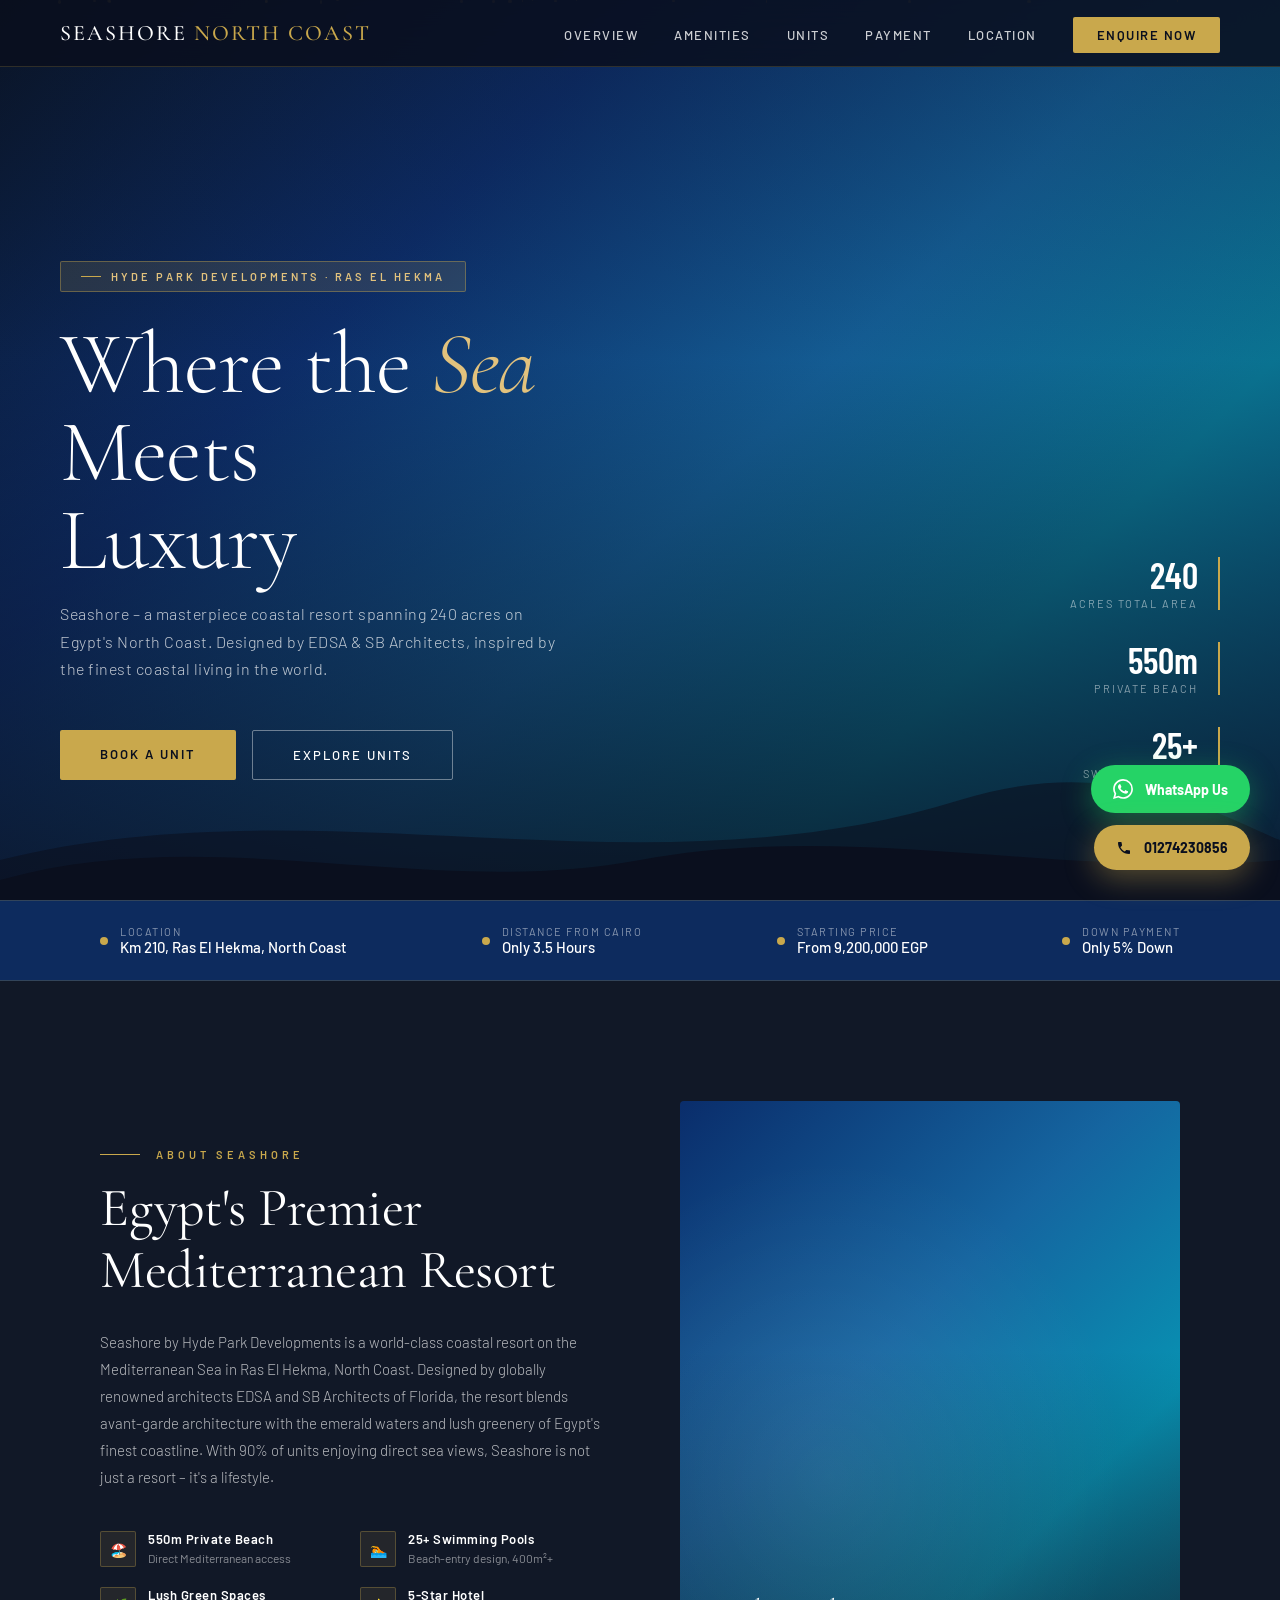
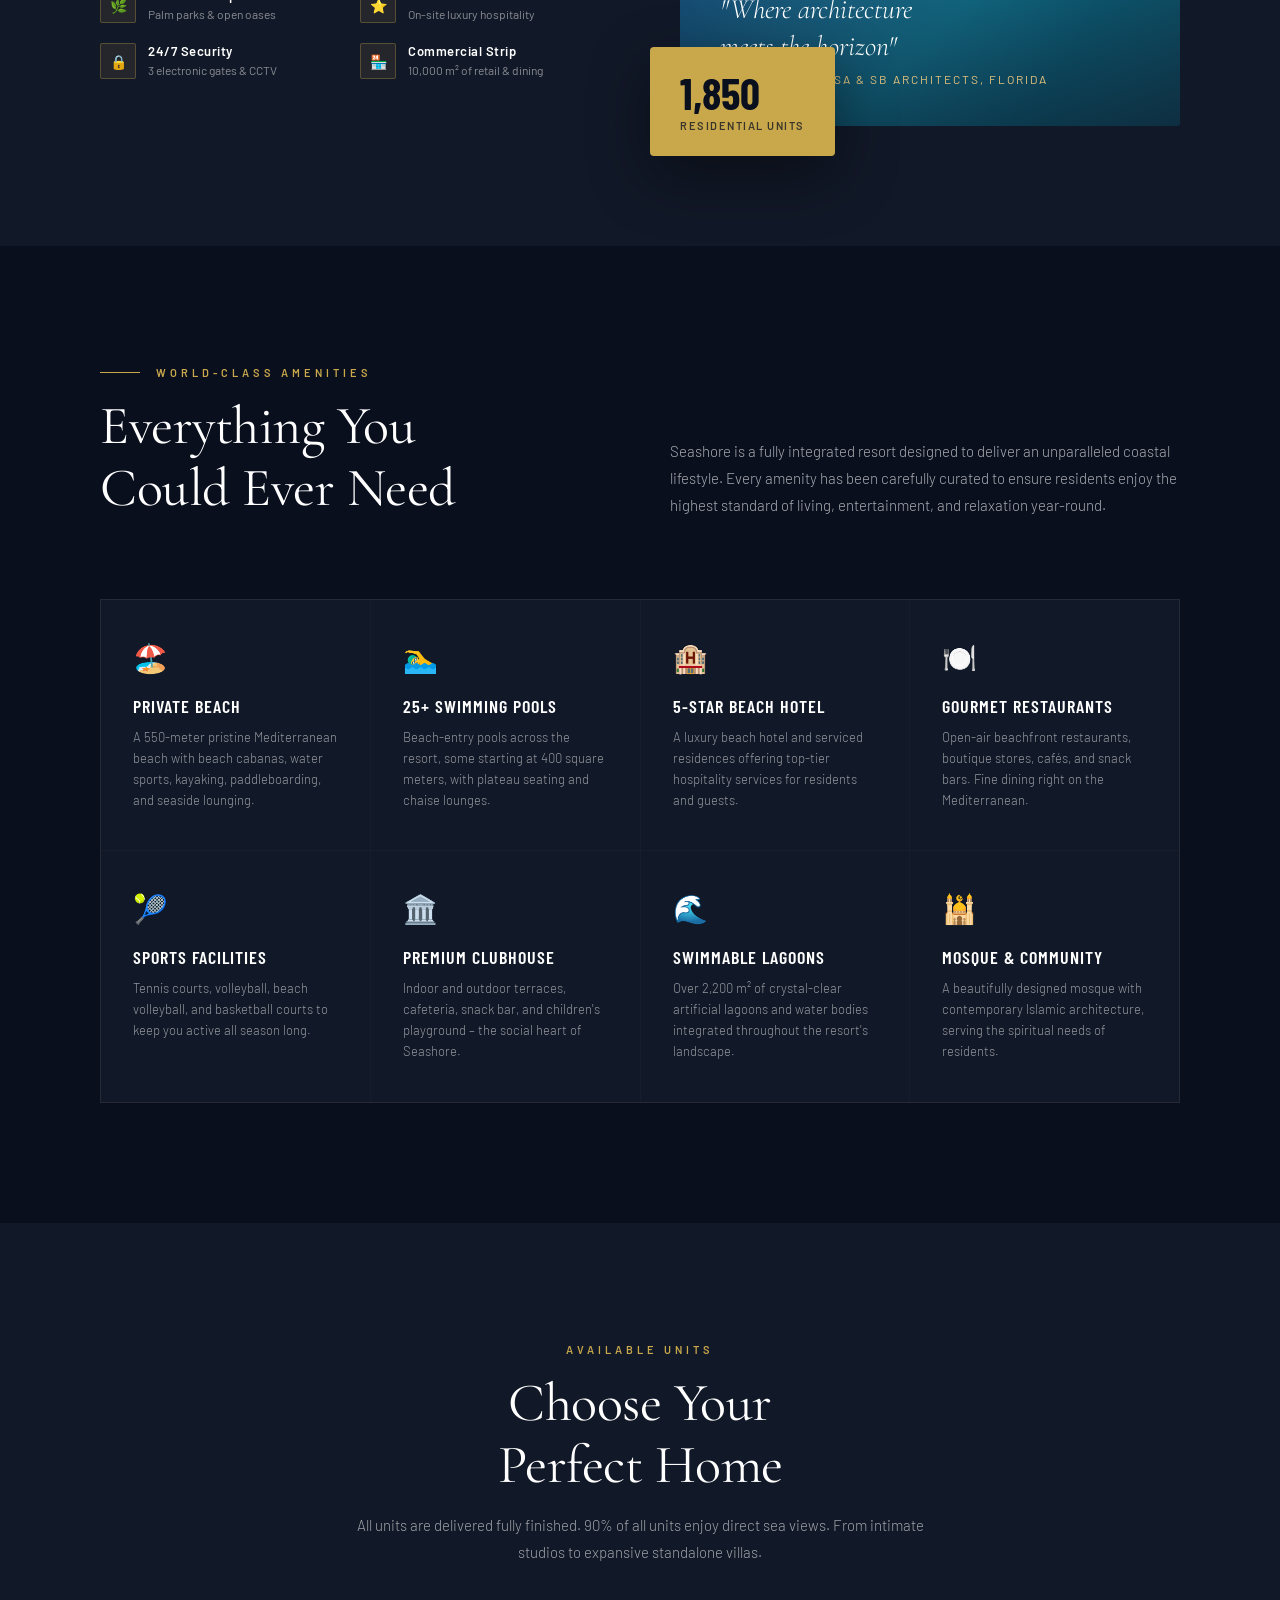
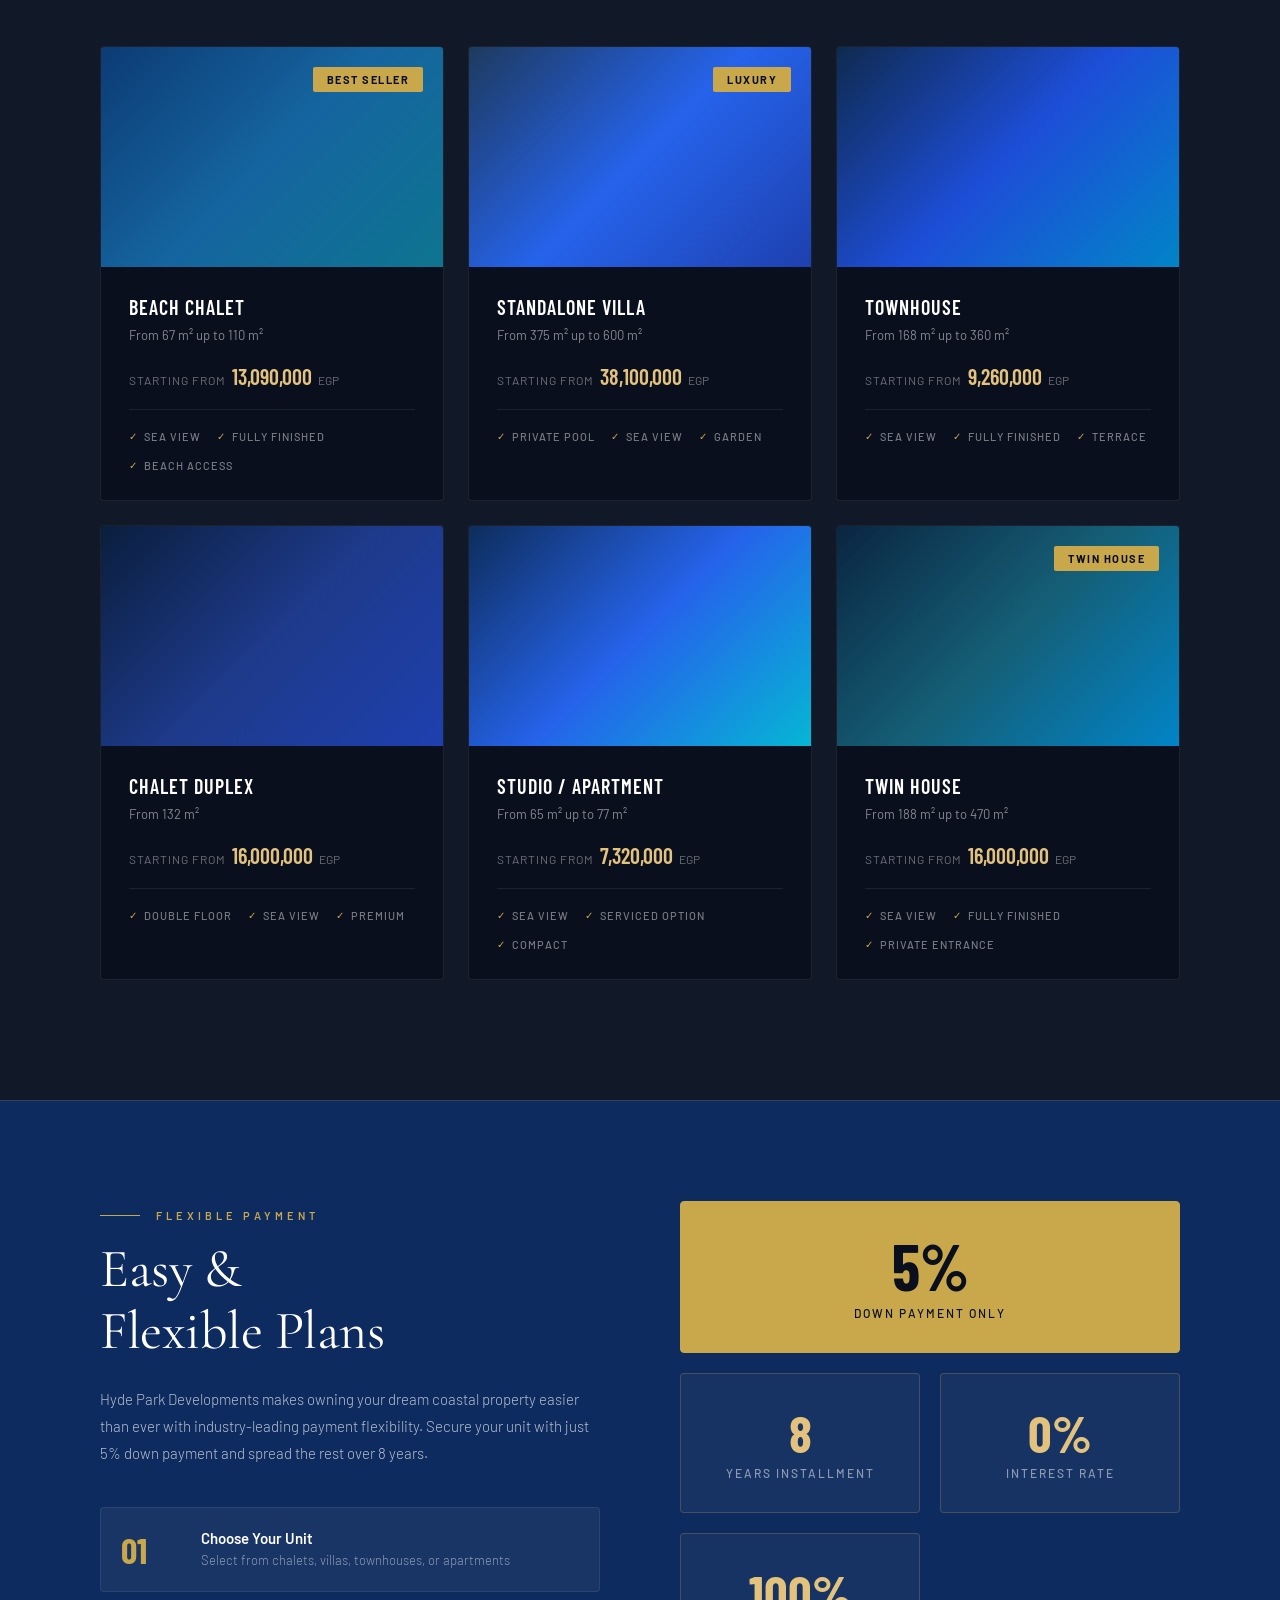
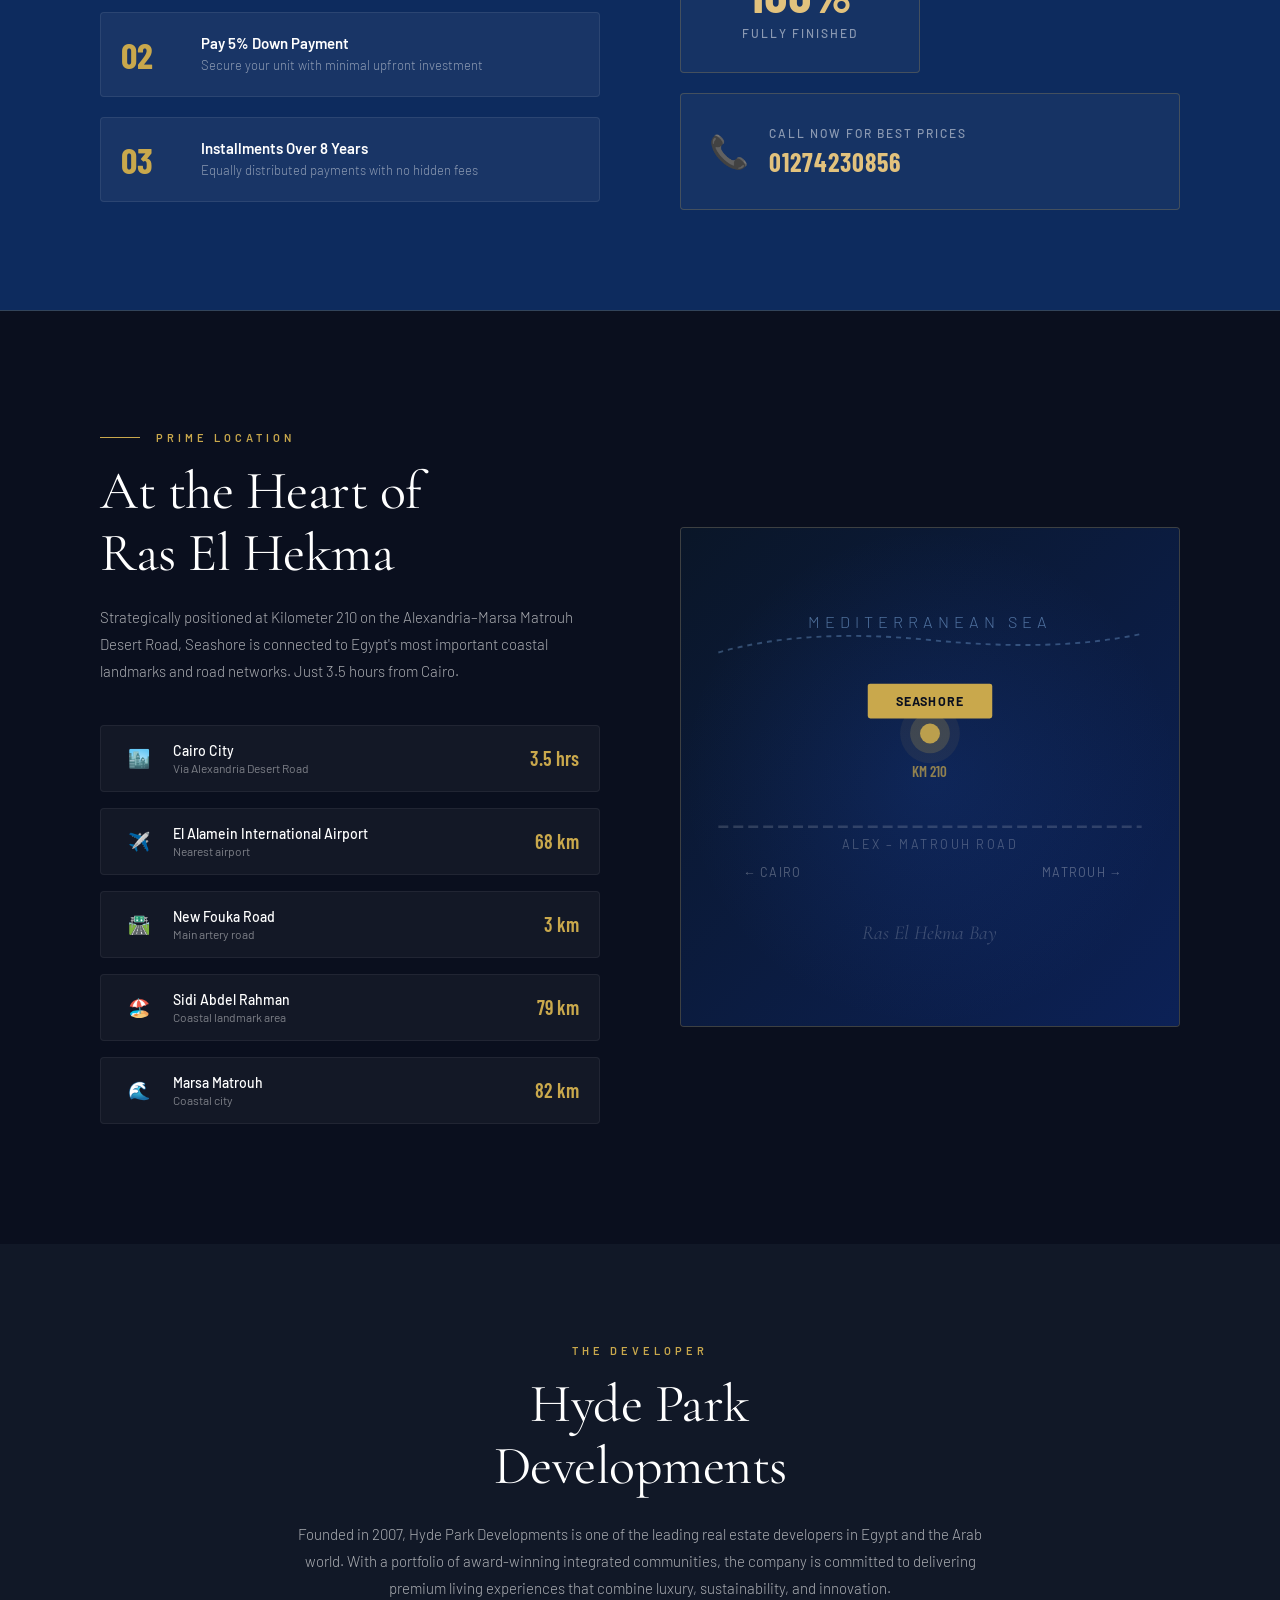
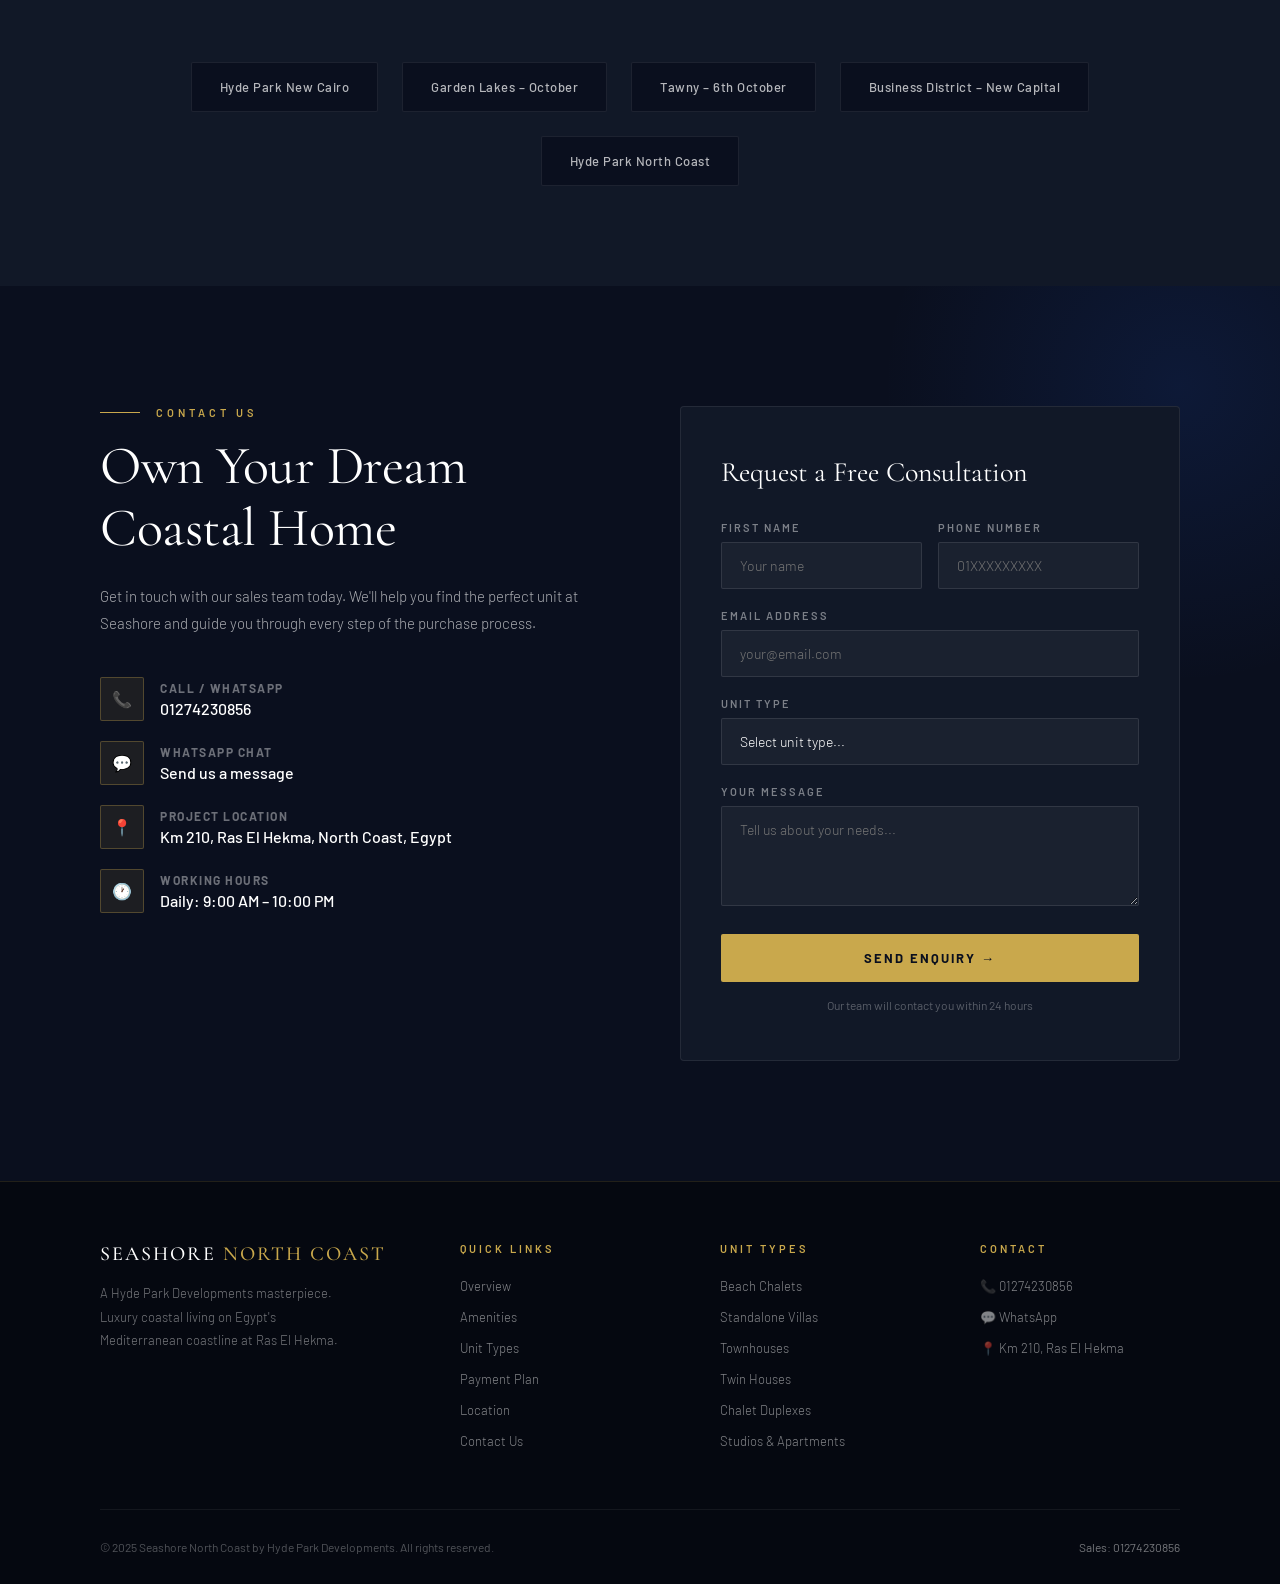
<file: seashore-hyde-park.html>
<html lang="en">
<head>
<meta charset="UTF-8">
<meta name="viewport" content="width=device-width, initial-scale=1.0">
<title>Seashore Hyde Park – North Coast | Ras El Hekma</title>
<meta name="description" content="Seashore by Hyde Park Developments – Luxury coastal resort in Ras El Hekma, North Coast Egypt. Chalets, villas, townhouses on 240 acres. Call 01274230856.">
<link href="https://fonts.googleapis.com/css2?family=Cormorant+Garamond:wght@300;400;500;600&family=Barlow:wght@300;400;500;600&family=Barlow+Condensed:wght@400;500;600;700&display=swap" rel="stylesheet">
<style>
  *, *::before, *::after { margin: 0; padding: 0; box-sizing: border-box; }

  :root {
    --navy: #0a0f1e;
    --navy-mid: #111827;
    --navy-light: #1a2540;
    --blue-deep: #0d2b5e;
    --blue-mid: #1e4fa8;
    --blue-accent: #2563eb;
    --blue-glow: #3b82f6;
    --gold: #c9a84c;
    --gold-light: #e2c27d;
    --white: #ffffff;
    --off-white: #f5f7fa;
    --gray-light: #e2e8f0;
    --gray: #94a3b8;
    --text-dark: #1e293b;
  }

  html { scroll-behavior: smooth; }

  body {
    font-family: 'Barlow', sans-serif;
    background: var(--navy);
    color: var(--white);
    overflow-x: hidden;
  }

  /* ===== NAVBAR ===== */
  nav {
    position: fixed;
    top: 0; left: 0; right: 0;
    z-index: 1000;
    padding: 20px 60px;
    display: flex;
    align-items: center;
    justify-content: space-between;
    background: rgba(10, 15, 30, 0.85);
    backdrop-filter: blur(20px);
    border-bottom: 1px solid rgba(201, 168, 76, 0.2);
    transition: all 0.3s ease;
  }

  .nav-logo {
    font-family: 'Cormorant Garamond', serif;
    font-size: 22px;
    font-weight: 500;
    letter-spacing: 2px;
    color: var(--white);
    text-decoration: none;
  }

  .nav-logo span { color: var(--gold); }

  .nav-links {
    display: flex;
    gap: 36px;
    list-style: none;
  }

  .nav-links a {
    color: rgba(255,255,255,0.8);
    text-decoration: none;
    font-size: 13px;
    font-weight: 500;
    letter-spacing: 1.5px;
    text-transform: uppercase;
    transition: color 0.3s;
  }

  .nav-links a:hover { color: var(--gold); }

  .nav-cta {
    background: var(--gold);
    color: var(--navy) !important;
    padding: 10px 24px;
    border-radius: 2px;
    font-weight: 600 !important;
    transition: background 0.3s !important;
  }

  .nav-cta:hover { background: var(--gold-light) !important; color: var(--navy) !important; }

  /* ===== HERO ===== */
  .hero {
    min-height: 100vh;
    position: relative;
    display: flex;
    align-items: flex-end;
    overflow: hidden;
  }

  .hero-bg {
    position: absolute;
    inset: 0;
    background:
      linear-gradient(to bottom, rgba(10,15,30,0.3) 0%, rgba(10,15,30,0.1) 40%, rgba(10,15,30,0.8) 100%),
      linear-gradient(135deg, #0a1628 0%, #0d3070 30%, #1565a0 55%, #0a7e9e 75%, #0a4f7e 100%);
    animation: heroShift 12s ease-in-out infinite alternate;
  }

  @keyframes heroShift {
    from { background-position: 0% 50%; }
    to { background-position: 100% 50%; }
  }

  .hero-waves {
    position: absolute;
    bottom: 0; left: 0; right: 0;
    height: 200px;
    overflow: hidden;
  }

  .hero-waves svg { width: 100%; height: 100%; }

  /* Floating particles */
  .particles {
    position: absolute;
    inset: 0;
    pointer-events: none;
  }

  .particle {
    position: absolute;
    width: 2px;
    height: 2px;
    background: rgba(201, 168, 76, 0.6);
    border-radius: 50%;
    animation: float linear infinite;
  }

  @keyframes float {
    0% { transform: translateY(100vh) scale(0); opacity: 0; }
    10% { opacity: 1; }
    90% { opacity: 0.6; }
    100% { transform: translateY(-100px) scale(1.5); opacity: 0; }
  }

  .hero-content {
    position: relative;
    z-index: 2;
    padding: 0 60px 120px;
    max-width: 800px;
  }

  .hero-badge {
    display: inline-flex;
    align-items: center;
    gap: 10px;
    background: rgba(201, 168, 76, 0.15);
    border: 1px solid rgba(201, 168, 76, 0.4);
    padding: 8px 20px;
    border-radius: 2px;
    font-size: 11px;
    font-weight: 600;
    letter-spacing: 3px;
    text-transform: uppercase;
    color: var(--gold-light);
    margin-bottom: 28px;
    animation: fadeUp 1s ease 0.2s both;
  }

  .hero-badge::before {
    content: '';
    width: 20px; height: 1px;
    background: var(--gold);
  }

  .hero h1 {
    font-family: 'Cormorant Garamond', serif;
    font-size: clamp(52px, 8vw, 88px);
    font-weight: 300;
    line-height: 1.0;
    letter-spacing: -1px;
    margin-bottom: 16px;
    animation: fadeUp 1s ease 0.4s both;
  }

  .hero h1 em {
    font-style: italic;
    color: var(--gold-light);
  }

  .hero-subtitle {
    font-size: 16px;
    font-weight: 300;
    color: rgba(255,255,255,0.75);
    letter-spacing: 0.5px;
    line-height: 1.7;
    max-width: 500px;
    margin-bottom: 48px;
    animation: fadeUp 1s ease 0.6s both;
  }

  .hero-actions {
    display: flex;
    gap: 16px;
    flex-wrap: wrap;
    animation: fadeUp 1s ease 0.8s both;
  }

  .btn-primary {
    background: var(--gold);
    color: var(--navy);
    padding: 16px 40px;
    border: none;
    border-radius: 2px;
    font-family: 'Barlow', sans-serif;
    font-size: 13px;
    font-weight: 600;
    letter-spacing: 2px;
    text-transform: uppercase;
    cursor: pointer;
    text-decoration: none;
    display: inline-block;
    transition: all 0.3s;
  }

  .btn-primary:hover {
    background: var(--gold-light);
    transform: translateY(-2px);
    box-shadow: 0 8px 30px rgba(201, 168, 76, 0.4);
  }

  .btn-outline {
    background: transparent;
    color: var(--white);
    padding: 16px 40px;
    border: 1px solid rgba(255,255,255,0.4);
    border-radius: 2px;
    font-family: 'Barlow', sans-serif;
    font-size: 13px;
    font-weight: 500;
    letter-spacing: 2px;
    text-transform: uppercase;
    cursor: pointer;
    text-decoration: none;
    display: inline-block;
    transition: all 0.3s;
  }

  .btn-outline:hover {
    border-color: var(--gold);
    color: var(--gold);
  }

  .hero-stats {
    position: absolute;
    right: 60px;
    bottom: 120px;
    z-index: 2;
    display: flex;
    flex-direction: column;
    gap: 32px;
    animation: fadeLeft 1s ease 1s both;
  }

  .hero-stat {
    text-align: right;
    border-right: 2px solid var(--gold);
    padding-right: 20px;
  }

  .hero-stat .num {
    font-family: 'Barlow Condensed', sans-serif;
    font-size: 36px;
    font-weight: 600;
    color: var(--white);
    line-height: 1;
  }

  .hero-stat .label {
    font-size: 11px;
    letter-spacing: 2px;
    text-transform: uppercase;
    color: rgba(255,255,255,0.5);
    margin-top: 4px;
  }

  @keyframes fadeUp {
    from { opacity: 0; transform: translateY(30px); }
    to { opacity: 1; transform: translateY(0); }
  }

  @keyframes fadeLeft {
    from { opacity: 0; transform: translateX(30px); }
    to { opacity: 1; transform: translateX(0); }
  }

  /* ===== SECTIONS GENERAL ===== */
  section { position: relative; }

  .section-inner {
    max-width: 1200px;
    margin: 0 auto;
    padding: 0 60px;
  }

  .section-tag {
    font-size: 11px;
    font-weight: 600;
    letter-spacing: 4px;
    text-transform: uppercase;
    color: var(--gold);
    margin-bottom: 16px;
    display: flex;
    align-items: center;
    gap: 16px;
  }

  .section-tag::before {
    content: '';
    display: block;
    width: 40px;
    height: 1px;
    background: var(--gold);
  }

  .section-title {
    font-family: 'Cormorant Garamond', serif;
    font-size: clamp(36px, 5vw, 54px);
    font-weight: 400;
    line-height: 1.15;
    letter-spacing: -0.5px;
  }

  /* ===== ABOUT / OVERVIEW ===== */
  .about {
    padding: 120px 0;
    background: var(--navy-mid);
  }

  .about-grid {
    display: grid;
    grid-template-columns: 1fr 1fr;
    gap: 80px;
    align-items: center;
  }

  .about-left .section-title {
    margin-bottom: 28px;
  }

  .about-text {
    font-size: 15px;
    font-weight: 300;
    line-height: 1.8;
    color: rgba(255,255,255,0.7);
    margin-bottom: 40px;
  }

  .about-features {
    display: grid;
    grid-template-columns: 1fr 1fr;
    gap: 20px;
  }

  .about-feature {
    display: flex;
    align-items: flex-start;
    gap: 12px;
  }

  .about-feature-icon {
    width: 36px;
    height: 36px;
    flex-shrink: 0;
    background: rgba(201, 168, 76, 0.1);
    border: 1px solid rgba(201, 168, 76, 0.3);
    border-radius: 2px;
    display: flex;
    align-items: center;
    justify-content: center;
    font-size: 14px;
  }

  .about-feature-text h4 {
    font-size: 13px;
    font-weight: 600;
    letter-spacing: 0.5px;
    margin-bottom: 4px;
  }

  .about-feature-text p {
    font-size: 12px;
    color: rgba(255,255,255,0.5);
  }

  .about-right {
    position: relative;
  }

  .about-visual {
    width: 100%;
    aspect-ratio: 4/5;
    background: linear-gradient(135deg, #0a2d6b 0%, #1565a0 40%, #0891b2 70%, #155e75 100%);
    border-radius: 4px;
    overflow: hidden;
    position: relative;
  }

  .about-visual-inner {
    position: absolute;
    inset: 0;
    background:
      radial-gradient(ellipse at 30% 60%, rgba(255,255,255,0.08) 0%, transparent 60%),
      linear-gradient(to bottom, transparent 40%, rgba(10,15,30,0.6) 100%);
    display: flex;
    flex-direction: column;
    justify-content: flex-end;
    padding: 40px;
  }

  .about-visual-label {
    font-family: 'Cormorant Garamond', serif;
    font-size: 28px;
    font-weight: 300;
    font-style: italic;
    color: var(--white);
    line-height: 1.3;
  }

  .about-visual-sub {
    font-size: 12px;
    letter-spacing: 2px;
    text-transform: uppercase;
    color: var(--gold-light);
    margin-top: 8px;
  }

  /* Floating card on visual */
  .about-card {
    position: absolute;
    bottom: -30px;
    left: -30px;
    background: var(--gold);
    color: var(--navy);
    padding: 24px 30px;
    border-radius: 4px;
    box-shadow: 0 20px 60px rgba(0,0,0,0.4);
  }

  .about-card .num {
    font-family: 'Barlow Condensed', sans-serif;
    font-size: 44px;
    font-weight: 700;
    line-height: 1;
  }

  .about-card .label {
    font-size: 11px;
    font-weight: 600;
    letter-spacing: 1.5px;
    text-transform: uppercase;
    margin-top: 4px;
    opacity: 0.75;
  }

  /* ===== LOCATION STRIP ===== */
  .location-strip {
    background: var(--blue-deep);
    padding: 24px 0;
    border-top: 1px solid rgba(201, 168, 76, 0.2);
    border-bottom: 1px solid rgba(201, 168, 76, 0.2);
  }

  .location-strip-inner {
    max-width: 1200px;
    margin: 0 auto;
    padding: 0 60px;
    display: flex;
    justify-content: space-between;
    align-items: center;
    gap: 20px;
    flex-wrap: wrap;
  }

  .loc-item {
    display: flex;
    align-items: center;
    gap: 12px;
  }

  .loc-dot {
    width: 8px; height: 8px;
    background: var(--gold);
    border-radius: 50%;
    flex-shrink: 0;
  }

  .loc-text span {
    display: block;
    font-size: 11px;
    letter-spacing: 1.5px;
    text-transform: uppercase;
    color: rgba(255,255,255,0.5);
  }

  .loc-text strong {
    font-size: 15px;
    font-weight: 500;
    color: var(--white);
  }

  /* ===== AMENITIES ===== */
  .amenities {
    padding: 120px 0;
    background: var(--navy);
  }

  .amenities-header {
    display: grid;
    grid-template-columns: 1fr 1fr;
    gap: 60px;
    align-items: end;
    margin-bottom: 80px;
  }

  .amenities-header-right p {
    font-size: 15px;
    font-weight: 300;
    line-height: 1.8;
    color: rgba(255,255,255,0.65);
  }

  .amenities-grid {
    display: grid;
    grid-template-columns: repeat(4, 1fr);
    gap: 1px;
    background: rgba(255,255,255,0.06);
    border: 1px solid rgba(255,255,255,0.06);
  }

  .amenity-card {
    background: var(--navy-mid);
    padding: 40px 32px;
    position: relative;
    overflow: hidden;
    transition: background 0.3s;
    cursor: default;
  }

  .amenity-card::after {
    content: '';
    position: absolute;
    bottom: 0; left: 0;
    width: 0; height: 2px;
    background: var(--gold);
    transition: width 0.4s ease;
  }

  .amenity-card:hover { background: var(--navy-light); }
  .amenity-card:hover::after { width: 100%; }

  .amenity-icon {
    font-size: 28px;
    margin-bottom: 20px;
    display: block;
  }

  .amenity-card h3 {
    font-family: 'Barlow Condensed', sans-serif;
    font-size: 18px;
    font-weight: 600;
    letter-spacing: 1px;
    text-transform: uppercase;
    margin-bottom: 10px;
  }

  .amenity-card p {
    font-size: 13px;
    font-weight: 300;
    line-height: 1.6;
    color: rgba(255,255,255,0.55);
  }

  /* ===== UNIT TYPES ===== */
  .units {
    padding: 120px 0;
    background: var(--navy-mid);
  }

  .units-header {
    text-align: center;
    margin-bottom: 80px;
  }

  .units-header .section-tag { justify-content: center; }
  .units-header .section-tag::before { display: none; }

  .units-grid {
    display: grid;
    grid-template-columns: repeat(3, 1fr);
    gap: 24px;
  }

  .unit-card {
    background: var(--navy);
    border: 1px solid rgba(255,255,255,0.08);
    border-radius: 4px;
    overflow: hidden;
    transition: transform 0.3s, box-shadow 0.3s;
  }

  .unit-card:hover {
    transform: translateY(-6px);
    box-shadow: 0 20px 60px rgba(0,0,0,0.4);
    border-color: rgba(201, 168, 76, 0.3);
  }

  .unit-card-visual {
    height: 220px;
    position: relative;
    overflow: hidden;
  }

  .unit-card-visual-bg {
    position: absolute;
    inset: 0;
    transition: transform 0.5s ease;
  }

  .unit-card:hover .unit-card-visual-bg { transform: scale(1.05); }

  .unit-card-visual-bg.chalet {
    background: linear-gradient(135deg, #0c3b75 0%, #1565a0 50%, #0e7490 100%);
  }

  .unit-card-visual-bg.villa {
    background: linear-gradient(135deg, #1e3a5f 0%, #2563eb 50%, #1e40af 100%);
  }

  .unit-card-visual-bg.townhouse {
    background: linear-gradient(135deg, #0f2a50 0%, #1d4ed8 50%, #0284c7 100%);
  }

  .unit-card-visual-bg.duplex {
    background: linear-gradient(135deg, #0a1e3d 0%, #1e3a8a 50%, #1e40af 100%);
  }

  .unit-card-visual-bg.studio {
    background: linear-gradient(135deg, #0e2d5c 0%, #2563eb 50%, #06b6d4 100%);
  }

  .unit-card-visual-bg.apt {
    background: linear-gradient(135deg, #0a2542 0%, #155e75 50%, #0284c7 100%);
  }

  .unit-badge {
    position: absolute;
    top: 20px; right: 20px;
    background: var(--gold);
    color: var(--navy);
    font-size: 11px;
    font-weight: 700;
    letter-spacing: 1.5px;
    text-transform: uppercase;
    padding: 6px 14px;
    border-radius: 2px;
  }

  .unit-card-body {
    padding: 28px;
  }

  .unit-card-body h3 {
    font-family: 'Barlow Condensed', sans-serif;
    font-size: 20px;
    font-weight: 600;
    letter-spacing: 1px;
    text-transform: uppercase;
    margin-bottom: 8px;
  }

  .unit-area {
    font-size: 13px;
    color: rgba(255,255,255,0.5);
    margin-bottom: 20px;
  }

  .unit-price {
    display: flex;
    align-items: baseline;
    gap: 6px;
    margin-bottom: 20px;
    padding-bottom: 20px;
    border-bottom: 1px solid rgba(255,255,255,0.08);
  }

  .unit-price-label {
    font-size: 12px;
    color: rgba(255,255,255,0.4);
    text-transform: uppercase;
    letter-spacing: 1px;
  }

  .unit-price-val {
    font-family: 'Barlow Condensed', sans-serif;
    font-size: 22px;
    font-weight: 600;
    color: var(--gold-light);
  }

  .unit-price-curr {
    font-size: 12px;
    color: rgba(255,255,255,0.4);
  }

  .unit-features {
    display: flex;
    gap: 16px;
    flex-wrap: wrap;
  }

  .unit-feat {
    font-size: 11px;
    font-weight: 500;
    letter-spacing: 1px;
    text-transform: uppercase;
    color: rgba(255,255,255,0.45);
    display: flex;
    align-items: center;
    gap: 6px;
  }

  .unit-feat::before {
    content: '✓';
    color: var(--gold);
    font-size: 10px;
  }

  /* ===== PAYMENT PLAN ===== */
  .payment {
    padding: 100px 0;
    background: var(--blue-deep);
    border-top: 1px solid rgba(201, 168, 76, 0.2);
    border-bottom: 1px solid rgba(201, 168, 76, 0.2);
  }

  .payment-grid {
    display: grid;
    grid-template-columns: 1fr 1fr;
    gap: 80px;
    align-items: center;
  }

  .payment-left .section-title { margin-bottom: 24px; }
  .payment-left p {
    font-size: 15px;
    font-weight: 300;
    line-height: 1.8;
    color: rgba(255,255,255,0.7);
    margin-bottom: 40px;
  }

  .payment-steps {
    display: flex;
    flex-direction: column;
    gap: 20px;
  }

  .payment-step {
    display: flex;
    align-items: center;
    gap: 20px;
    padding: 20px;
    background: rgba(255,255,255,0.05);
    border: 1px solid rgba(255,255,255,0.08);
    border-radius: 4px;
    transition: border-color 0.3s;
  }

  .payment-step:hover { border-color: rgba(201, 168, 76, 0.4); }

  .step-num {
    font-family: 'Barlow Condensed', sans-serif;
    font-size: 36px;
    font-weight: 700;
    color: var(--gold);
    min-width: 60px;
  }

  .step-text h4 {
    font-size: 15px;
    font-weight: 600;
    margin-bottom: 4px;
  }

  .step-text p {
    font-size: 13px;
    color: rgba(255,255,255,0.5);
    line-height: 1.4;
    margin: 0;
  }

  .payment-right {
    display: grid;
    grid-template-columns: 1fr 1fr;
    gap: 20px;
  }

  .payment-card {
    background: rgba(255,255,255,0.04);
    border: 1px solid rgba(201, 168, 76, 0.25);
    border-radius: 4px;
    padding: 32px 28px;
    text-align: center;
  }

  .payment-card.highlight {
    background: var(--gold);
    border-color: var(--gold);
    grid-column: span 2;
  }

  .payment-card.highlight * { color: var(--navy) !important; }

  .payment-card .big-num {
    font-family: 'Barlow Condensed', sans-serif;
    font-size: 52px;
    font-weight: 700;
    color: var(--gold-light);
    line-height: 1;
    margin-bottom: 8px;
  }

  .payment-card.highlight .big-num {
    font-size: 64px;
    color: var(--navy);
  }

  .payment-card .small-label {
    font-size: 12px;
    font-weight: 500;
    letter-spacing: 2px;
    text-transform: uppercase;
    color: rgba(255,255,255,0.5);
  }

  /* ===== LOCATION ===== */
  .location {
    padding: 120px 0;
    background: var(--navy);
  }

  .location-grid {
    display: grid;
    grid-template-columns: 1fr 1fr;
    gap: 80px;
    align-items: center;
  }

  .location-map-placeholder {
    aspect-ratio: 1;
    background: var(--navy-light);
    border-radius: 4px;
    border: 1px solid rgba(201, 168, 76, 0.2);
    position: relative;
    overflow: hidden;
    display: flex;
    align-items: center;
    justify-content: center;
  }

  .map-visual {
    position: absolute;
    inset: 0;
    background:
      radial-gradient(circle at 50% 50%, rgba(37, 99, 235, 0.15) 0%, transparent 70%),
      linear-gradient(135deg, #0a1628 0%, #0c2156 100%);
  }

  /* Simple map dots */
  .map-dot {
    position: absolute;
    width: 12px; height: 12px;
    background: var(--gold);
    border-radius: 50%;
    border: 2px solid var(--navy);
    box-shadow: 0 0 0 6px rgba(201, 168, 76, 0.25);
    animation: pulse 2s ease-in-out infinite;
  }

  .map-dot-label {
    position: absolute;
    transform: translate(-50%, -140%);
    background: var(--gold);
    color: var(--navy);
    font-size: 10px;
    font-weight: 700;
    letter-spacing: 1px;
    text-transform: uppercase;
    padding: 4px 10px;
    border-radius: 2px;
    white-space: nowrap;
  }

  @keyframes pulse {
    0%, 100% { box-shadow: 0 0 0 6px rgba(201, 168, 76, 0.25); }
    50% { box-shadow: 0 0 0 12px rgba(201, 168, 76, 0.1); }
  }

  .location-distances {
    display: flex;
    flex-direction: column;
    gap: 16px;
    margin-top: 40px;
  }

  .distance-item {
    display: flex;
    align-items: center;
    gap: 16px;
    padding: 16px 20px;
    background: rgba(255,255,255,0.04);
    border: 1px solid rgba(255,255,255,0.06);
    border-radius: 4px;
    transition: border-color 0.3s;
  }

  .distance-item:hover { border-color: rgba(201, 168, 76, 0.3); }

  .distance-icon {
    font-size: 18px;
    width: 36px;
    text-align: center;
    flex-shrink: 0;
  }

  .distance-info { flex: 1; }
  .distance-info h4 { font-size: 14px; font-weight: 500; margin-bottom: 2px; }
  .distance-info p { font-size: 12px; color: rgba(255,255,255,0.45); }

  .distance-km {
    font-family: 'Barlow Condensed', sans-serif;
    font-size: 20px;
    font-weight: 600;
    color: var(--gold);
  }

  /* ===== DEVELOPER ===== */
  .developer {
    padding: 100px 0;
    background: var(--navy-mid);
    text-align: center;
  }

  .developer .section-tag { justify-content: center; }
  .developer .section-tag::before { display: none; }
  .developer .section-title { margin-bottom: 24px; }

  .developer-text {
    max-width: 700px;
    margin: 0 auto 60px;
    font-size: 15px;
    font-weight: 300;
    line-height: 1.8;
    color: rgba(255,255,255,0.65);
  }

  .developer-projects {
    display: flex;
    justify-content: center;
    gap: 24px;
    flex-wrap: wrap;
  }

  .dev-project {
    background: var(--navy);
    border: 1px solid rgba(255,255,255,0.08);
    padding: 16px 28px;
    border-radius: 2px;
    font-size: 13px;
    font-weight: 500;
    letter-spacing: 0.5px;
    color: rgba(255,255,255,0.7);
    transition: all 0.3s;
  }

  .dev-project:hover {
    border-color: var(--gold);
    color: var(--gold);
  }

  /* ===== CONTACT ===== */
  .contact {
    padding: 120px 0;
    background: var(--navy);
    position: relative;
    overflow: hidden;
  }

  .contact::before {
    content: '';
    position: absolute;
    top: -200px; right: -200px;
    width: 600px; height: 600px;
    background: radial-gradient(circle, rgba(37, 99, 235, 0.12) 0%, transparent 70%);
    pointer-events: none;
  }

  .contact-grid {
    display: grid;
    grid-template-columns: 1fr 1fr;
    gap: 80px;
    align-items: start;
  }

  .contact-left .section-title { margin-bottom: 24px; }
  .contact-left > p {
    font-size: 15px;
    font-weight: 300;
    line-height: 1.8;
    color: rgba(255,255,255,0.65);
    margin-bottom: 40px;
  }

  .contact-info-items {
    display: flex;
    flex-direction: column;
    gap: 20px;
  }

  .contact-info-item {
    display: flex;
    align-items: center;
    gap: 16px;
  }

  .contact-info-item .icon {
    width: 44px; height: 44px;
    background: rgba(201, 168, 76, 0.1);
    border: 1px solid rgba(201, 168, 76, 0.3);
    border-radius: 2px;
    display: flex;
    align-items: center;
    justify-content: center;
    font-size: 16px;
    flex-shrink: 0;
  }

  .contact-info-item .detail h4 {
    font-size: 12px;
    letter-spacing: 1.5px;
    text-transform: uppercase;
    color: rgba(255,255,255,0.4);
    margin-bottom: 4px;
  }

  .contact-info-item .detail a,
  .contact-info-item .detail p {
    font-size: 16px;
    font-weight: 500;
    color: var(--white);
    text-decoration: none;
    transition: color 0.3s;
    margin: 0;
  }

  .contact-info-item .detail a:hover { color: var(--gold); }

  .contact-form {
    background: var(--navy-mid);
    border: 1px solid rgba(255,255,255,0.08);
    border-radius: 4px;
    padding: 48px 40px;
  }

  .contact-form h3 {
    font-family: 'Cormorant Garamond', serif;
    font-size: 28px;
    font-weight: 400;
    margin-bottom: 32px;
    color: var(--white);
  }

  .form-group {
    margin-bottom: 20px;
  }

  .form-group label {
    display: block;
    font-size: 11px;
    font-weight: 600;
    letter-spacing: 2px;
    text-transform: uppercase;
    color: rgba(255,255,255,0.45);
    margin-bottom: 8px;
  }

  .form-group input,
  .form-group select,
  .form-group textarea {
    width: 100%;
    background: rgba(255,255,255,0.04);
    border: 1px solid rgba(255,255,255,0.1);
    border-radius: 2px;
    padding: 14px 18px;
    color: var(--white);
    font-family: 'Barlow', sans-serif;
    font-size: 14px;
    font-weight: 300;
    transition: border-color 0.3s;
    outline: none;
    appearance: none;
  }

  .form-group input:focus,
  .form-group select:focus,
  .form-group textarea:focus {
    border-color: var(--gold);
  }

  .form-group select option { background: var(--navy-mid); color: var(--white); }

  .form-group textarea {
    resize: vertical;
    min-height: 100px;
  }

  .form-row {
    display: grid;
    grid-template-columns: 1fr 1fr;
    gap: 16px;
  }

  .form-submit {
    width: 100%;
    margin-top: 8px;
    background: var(--gold);
    color: var(--navy);
    border: none;
    padding: 16px;
    border-radius: 2px;
    font-family: 'Barlow', sans-serif;
    font-size: 13px;
    font-weight: 700;
    letter-spacing: 2px;
    text-transform: uppercase;
    cursor: pointer;
    transition: all 0.3s;
  }

  .form-submit:hover {
    background: var(--gold-light);
    transform: translateY(-1px);
    box-shadow: 0 8px 24px rgba(201, 168, 76, 0.35);
  }

  /* ===== FLOATING CTA ===== */
  .floating-cta {
    position: fixed;
    bottom: 30px;
    right: 30px;
    z-index: 999;
    display: flex;
    flex-direction: column;
    gap: 12px;
    align-items: flex-end;
  }

  .float-btn {
    display: flex;
    align-items: center;
    gap: 12px;
    background: var(--gold);
    color: var(--navy);
    padding: 14px 22px;
    border-radius: 50px;
    text-decoration: none;
    font-size: 14px;
    font-weight: 700;
    box-shadow: 0 8px 30px rgba(201, 168, 76, 0.4);
    transition: all 0.3s;
    animation: floatIn 0.5s ease 2s both;
  }

  .float-btn:hover {
    transform: translateY(-3px) scale(1.03);
    box-shadow: 0 12px 40px rgba(201, 168, 76, 0.5);
    background: var(--gold-light);
  }

  .float-btn.whatsapp {
    background: #25d366;
    color: white;
    box-shadow: 0 8px 30px rgba(37, 211, 102, 0.4);
  }

  .float-btn.whatsapp:hover {
    box-shadow: 0 12px 40px rgba(37, 211, 102, 0.5);
    background: #20bf5c;
  }

  @keyframes floatIn {
    from { opacity: 0; transform: translateY(20px); }
    to { opacity: 1; transform: translateY(0); }
  }

  /* ===== FOOTER ===== */
  footer {
    background: #050810;
    padding: 60px 0 30px;
    border-top: 1px solid rgba(201, 168, 76, 0.15);
  }

  .footer-inner {
    max-width: 1200px;
    margin: 0 auto;
    padding: 0 60px;
  }

  .footer-top {
    display: grid;
    grid-template-columns: 1.5fr 1fr 1fr 1fr;
    gap: 60px;
    margin-bottom: 60px;
  }

  .footer-brand p {
    font-size: 13px;
    font-weight: 300;
    line-height: 1.8;
    color: rgba(255,255,255,0.45);
    margin-top: 16px;
    max-width: 260px;
  }

  .footer-col h4 {
    font-size: 11px;
    font-weight: 600;
    letter-spacing: 3px;
    text-transform: uppercase;
    color: var(--gold);
    margin-bottom: 20px;
  }

  .footer-col ul {
    list-style: none;
    display: flex;
    flex-direction: column;
    gap: 12px;
  }

  .footer-col ul a {
    font-size: 13px;
    font-weight: 300;
    color: rgba(255,255,255,0.5);
    text-decoration: none;
    transition: color 0.3s;
  }

  .footer-col ul a:hover { color: var(--gold-light); }

  .footer-bottom {
    padding-top: 30px;
    border-top: 1px solid rgba(255,255,255,0.06);
    display: flex;
    justify-content: space-between;
    align-items: center;
  }

  .footer-bottom p {
    font-size: 12px;
    color: rgba(255,255,255,0.3);
  }

  .footer-bottom a {
    color: rgba(255,255,255,0.45);
    text-decoration: none;
  }

  .footer-bottom a:hover { color: var(--gold); }

  /* ===== SCROLL ANIMATIONS ===== */
  .reveal {
    opacity: 0;
    transform: translateY(30px);
    transition: opacity 0.7s ease, transform 0.7s ease;
  }

  .reveal.visible {
    opacity: 1;
    transform: translateY(0);
  }

  /* ===== RESPONSIVE ===== */
  @media (max-width: 1024px) {
    nav { padding: 18px 30px; }
    .section-inner { padding: 0 30px; }
    .about-grid,
    .payment-grid,
    .location-grid,
    .contact-grid { grid-template-columns: 1fr; gap: 50px; }
    .amenities-grid { grid-template-columns: repeat(2, 1fr); }
    .units-grid { grid-template-columns: repeat(2, 1fr); }
    .hero-stats { display: none; }
    .hero-content { padding: 0 30px 100px; }
    .footer-top { grid-template-columns: 1fr 1fr; }
    .footer-inner { padding: 0 30px; }
  }

  @media (max-width: 640px) {
    nav { padding: 15px 20px; }
    .nav-links { display: none; }
    .section-inner { padding: 0 20px; }
    .hero-content { padding: 0 20px 80px; }
    .amenities-grid { grid-template-columns: 1fr; }
    .units-grid { grid-template-columns: 1fr; }
    .form-row { grid-template-columns: 1fr; }
    .footer-top { grid-template-columns: 1fr; gap: 40px; }
    .footer-inner { padding: 0 20px; }
    .about-card { display: none; }
    .location-strip-inner { flex-direction: column; align-items: flex-start; gap: 12px; }
  }
</style>
</head>
<body>

<!-- ===== NAV ===== -->
<nav id="navbar">
  <a href="#" class="nav-logo">SEASHORE <span>NORTH COAST</span></a>
  <ul class="nav-links">
    <li><a href="#overview">Overview</a></li>
    <li><a href="#amenities">Amenities</a></li>
    <li><a href="#units">Units</a></li>
    <li><a href="#payment">Payment</a></li>
    <li><a href="#location">Location</a></li>
    <li><a href="#contact" class="nav-cta">Enquire Now</a></li>
  </ul>
</nav>

<!-- ===== HERO ===== -->
<section class="hero" id="home">
  <div class="hero-bg"></div>
  <div class="particles" id="particles"></div>

  <div class="hero-waves">
    <svg viewBox="0 0 1440 200" preserveAspectRatio="none" fill="none" xmlns="http://www.w3.org/2000/svg">
      <path d="M0 160 C360 80 720 200 1080 100 C1260 50 1380 120 1440 140 L1440 200 L0 200 Z" fill="rgba(10,15,30,0.6)"/>
      <path d="M0 180 C240 120 480 200 720 160 C960 120 1200 180 1440 160 L1440 200 L0 200 Z" fill="#0a0f1e"/>
    </svg>
  </div>

  <div class="hero-content">
    <div class="hero-badge">Hyde Park Developments · Ras El Hekma</div>
    <h1>Where the <em>Sea</em><br>Meets<br>Luxury</h1>
    <p class="hero-subtitle">Seashore – a masterpiece coastal resort spanning 240 acres on Egypt's North Coast. Designed by EDSA & SB Architects, inspired by the finest coastal living in the world.</p>
    <div class="hero-actions">
      <a href="#contact" class="btn-primary">Book a Unit</a>
      <a href="#units" class="btn-outline">Explore Units</a>
    </div>
  </div>

  <div class="hero-stats">
    <div class="hero-stat">
      <div class="num">240</div>
      <div class="label">Acres Total Area</div>
    </div>
    <div class="hero-stat">
      <div class="num">550m</div>
      <div class="label">Private Beach</div>
    </div>
    <div class="hero-stat">
      <div class="num">25+</div>
      <div class="label">Swimming Pools</div>
    </div>
  </div>
</section>

<!-- ===== LOCATION STRIP ===== -->
<div class="location-strip">
  <div class="location-strip-inner">
    <div class="loc-item">
      <div class="loc-dot"></div>
      <div class="loc-text">
        <span>Location</span>
        <strong>Km 210, Ras El Hekma, North Coast</strong>
      </div>
    </div>
    <div class="loc-item">
      <div class="loc-dot"></div>
      <div class="loc-text">
        <span>Distance from Cairo</span>
        <strong>Only 3.5 Hours</strong>
      </div>
    </div>
    <div class="loc-item">
      <div class="loc-dot"></div>
      <div class="loc-text">
        <span>Starting Price</span>
        <strong>From 9,200,000 EGP</strong>
      </div>
    </div>
    <div class="loc-item">
      <div class="loc-dot"></div>
      <div class="loc-text">
        <span>Down Payment</span>
        <strong>Only 5% Down</strong>
      </div>
    </div>
  </div>
</div>

<!-- ===== ABOUT ===== -->
<section class="about" id="overview">
  <div class="section-inner">
    <div class="about-grid">
      <div class="about-left reveal">
        <div class="section-tag">About Seashore</div>
        <h2 class="section-title">Egypt's Premier<br>Mediterranean Resort</h2>
        <p class="about-text">Seashore by Hyde Park Developments is a world-class coastal resort on the Mediterranean Sea in Ras El Hekma, North Coast. Designed by globally renowned architects EDSA and SB Architects of Florida, the resort blends avant-garde architecture with the emerald waters and lush greenery of Egypt's finest coastline. With 90% of units enjoying direct sea views, Seashore is not just a resort – it's a lifestyle.</p>
        <div class="about-features">
          <div class="about-feature">
            <div class="about-feature-icon">🏖️</div>
            <div class="about-feature-text">
              <h4>550m Private Beach</h4>
              <p>Direct Mediterranean access</p>
            </div>
          </div>
          <div class="about-feature">
            <div class="about-feature-icon">🏊</div>
            <div class="about-feature-text">
              <h4>25+ Swimming Pools</h4>
              <p>Beach-entry design, 400m²+</p>
            </div>
          </div>
          <div class="about-feature">
            <div class="about-feature-icon">🌿</div>
            <div class="about-feature-text">
              <h4>Lush Green Spaces</h4>
              <p>Palm parks & open oases</p>
            </div>
          </div>
          <div class="about-feature">
            <div class="about-feature-icon">⭐</div>
            <div class="about-feature-text">
              <h4>5-Star Hotel</h4>
              <p>On-site luxury hospitality</p>
            </div>
          </div>
          <div class="about-feature">
            <div class="about-feature-icon">🔒</div>
            <div class="about-feature-text">
              <h4>24/7 Security</h4>
              <p>3 electronic gates & CCTV</p>
            </div>
          </div>
          <div class="about-feature">
            <div class="about-feature-icon">🏪</div>
            <div class="about-feature-text">
              <h4>Commercial Strip</h4>
              <p>10,000 m² of retail & dining</p>
            </div>
          </div>
        </div>
      </div>

      <div class="about-right reveal">
        <div class="about-visual">
          <div class="about-visual-inner">
            <div class="about-visual-label">"Where architecture<br>meets the horizon"</div>
            <div class="about-visual-sub">Designed by EDSA & SB Architects, Florida</div>
          </div>
        </div>
        <div class="about-card">
          <div class="num">1,850</div>
          <div class="label">Residential Units</div>
        </div>
      </div>
    </div>
  </div>
</section>

<!-- ===== AMENITIES ===== -->
<section class="amenities" id="amenities">
  <div class="section-inner">
    <div class="amenities-header reveal">
      <div>
        <div class="section-tag">World-Class Amenities</div>
        <h2 class="section-title">Everything You<br>Could Ever Need</h2>
      </div>
      <div class="amenities-header-right">
        <p>Seashore is a fully integrated resort designed to deliver an unparalleled coastal lifestyle. Every amenity has been carefully curated to ensure residents enjoy the highest standard of living, entertainment, and relaxation year-round.</p>
      </div>
    </div>

    <div class="amenities-grid reveal">
      <div class="amenity-card">
        <span class="amenity-icon">🏖️</span>
        <h3>Private Beach</h3>
        <p>A 550-meter pristine Mediterranean beach with beach cabanas, water sports, kayaking, paddleboarding, and seaside lounging.</p>
      </div>
      <div class="amenity-card">
        <span class="amenity-icon">🏊‍♂️</span>
        <h3>25+ Swimming Pools</h3>
        <p>Beach-entry pools across the resort, some starting at 400 square meters, with plateau seating and chaise lounges.</p>
      </div>
      <div class="amenity-card">
        <span class="amenity-icon">🏨</span>
        <h3>5-Star Beach Hotel</h3>
        <p>A luxury beach hotel and serviced residences offering top-tier hospitality services for residents and guests.</p>
      </div>
      <div class="amenity-card">
        <span class="amenity-icon">🍽️</span>
        <h3>Gourmet Restaurants</h3>
        <p>Open-air beachfront restaurants, boutique stores, cafés, and snack bars. Fine dining right on the Mediterranean.</p>
      </div>
      <div class="amenity-card">
        <span class="amenity-icon">🎾</span>
        <h3>Sports Facilities</h3>
        <p>Tennis courts, volleyball, beach volleyball, and basketball courts to keep you active all season long.</p>
      </div>
      <div class="amenity-card">
        <span class="amenity-icon">🏛️</span>
        <h3>Premium Clubhouse</h3>
        <p>Indoor and outdoor terraces, cafeteria, snack bar, and children's playground – the social heart of Seashore.</p>
      </div>
      <div class="amenity-card">
        <span class="amenity-icon">🌊</span>
        <h3>Swimmable Lagoons</h3>
        <p>Over 2,200 m² of crystal-clear artificial lagoons and water bodies integrated throughout the resort's landscape.</p>
      </div>
      <div class="amenity-card">
        <span class="amenity-icon">🕌</span>
        <h3>Mosque & Community</h3>
        <p>A beautifully designed mosque with contemporary Islamic architecture, serving the spiritual needs of residents.</p>
      </div>
    </div>
  </div>
</section>

<!-- ===== UNIT TYPES ===== -->
<section class="units" id="units">
  <div class="section-inner">
    <div class="units-header reveal">
      <div class="section-tag">Available Units</div>
      <h2 class="section-title">Choose Your<br>Perfect Home</h2>
      <p style="font-size:15px; font-weight:300; color:rgba(255,255,255,0.6); max-width:600px; margin:16px auto 0; line-height:1.8;">All units are delivered fully finished. 90% of all units enjoy direct sea views. From intimate studios to expansive standalone villas.</p>
    </div>

    <div class="units-grid reveal">
      <div class="unit-card">
        <div class="unit-card-visual">
          <div class="unit-card-visual-bg chalet"></div>
          <div class="unit-badge">Best Seller</div>
        </div>
        <div class="unit-card-body">
          <h3>Beach Chalet</h3>
          <p class="unit-area">From 67 m² up to 110 m²</p>
          <div class="unit-price">
            <span class="unit-price-label">Starting from</span>
            <span class="unit-price-val">13,090,000</span>
            <span class="unit-price-curr">EGP</span>
          </div>
          <div class="unit-features">
            <span class="unit-feat">Sea View</span>
            <span class="unit-feat">Fully Finished</span>
            <span class="unit-feat">Beach Access</span>
          </div>
        </div>
      </div>

      <div class="unit-card">
        <div class="unit-card-visual">
          <div class="unit-card-visual-bg villa"></div>
          <div class="unit-badge">Luxury</div>
        </div>
        <div class="unit-card-body">
          <h3>Standalone Villa</h3>
          <p class="unit-area">From 375 m² up to 600 m²</p>
          <div class="unit-price">
            <span class="unit-price-label">Starting from</span>
            <span class="unit-price-val">38,100,000</span>
            <span class="unit-price-curr">EGP</span>
          </div>
          <div class="unit-features">
            <span class="unit-feat">Private Pool</span>
            <span class="unit-feat">Sea View</span>
            <span class="unit-feat">Garden</span>
          </div>
        </div>
      </div>

      <div class="unit-card">
        <div class="unit-card-visual">
          <div class="unit-card-visual-bg townhouse"></div>
        </div>
        <div class="unit-card-body">
          <h3>Townhouse</h3>
          <p class="unit-area">From 168 m² up to 360 m²</p>
          <div class="unit-price">
            <span class="unit-price-label">Starting from</span>
            <span class="unit-price-val">9,260,000</span>
            <span class="unit-price-curr">EGP</span>
          </div>
          <div class="unit-features">
            <span class="unit-feat">Sea View</span>
            <span class="unit-feat">Fully Finished</span>
            <span class="unit-feat">Terrace</span>
          </div>
        </div>
      </div>

      <div class="unit-card">
        <div class="unit-card-visual">
          <div class="unit-card-visual-bg duplex"></div>
        </div>
        <div class="unit-card-body">
          <h3>Chalet Duplex</h3>
          <p class="unit-area">From 132 m²</p>
          <div class="unit-price">
            <span class="unit-price-label">Starting from</span>
            <span class="unit-price-val">16,000,000</span>
            <span class="unit-price-curr">EGP</span>
          </div>
          <div class="unit-features">
            <span class="unit-feat">Double Floor</span>
            <span class="unit-feat">Sea View</span>
            <span class="unit-feat">Premium</span>
          </div>
        </div>
      </div>

      <div class="unit-card">
        <div class="unit-card-visual">
          <div class="unit-card-visual-bg studio"></div>
        </div>
        <div class="unit-card-body">
          <h3>Studio / Apartment</h3>
          <p class="unit-area">From 65 m² up to 77 m²</p>
          <div class="unit-price">
            <span class="unit-price-label">Starting from</span>
            <span class="unit-price-val">7,320,000</span>
            <span class="unit-price-curr">EGP</span>
          </div>
          <div class="unit-features">
            <span class="unit-feat">Sea View</span>
            <span class="unit-feat">Serviced Option</span>
            <span class="unit-feat">Compact</span>
          </div>
        </div>
      </div>

      <div class="unit-card">
        <div class="unit-card-visual">
          <div class="unit-card-visual-bg apt"></div>
          <div class="unit-badge">Twin House</div>
        </div>
        <div class="unit-card-body">
          <h3>Twin House</h3>
          <p class="unit-area">From 188 m² up to 470 m²</p>
          <div class="unit-price">
            <span class="unit-price-label">Starting from</span>
            <span class="unit-price-val">16,000,000</span>
            <span class="unit-price-curr">EGP</span>
          </div>
          <div class="unit-features">
            <span class="unit-feat">Sea View</span>
            <span class="unit-feat">Fully Finished</span>
            <span class="unit-feat">Private Entrance</span>
          </div>
        </div>
      </div>
    </div>
  </div>
</section>

<!-- ===== PAYMENT ===== -->
<section class="payment" id="payment">
  <div class="section-inner">
    <div class="payment-grid">
      <div class="payment-left reveal">
        <div class="section-tag">Flexible Payment</div>
        <h2 class="section-title">Easy &amp;<br>Flexible Plans</h2>
        <p>Hyde Park Developments makes owning your dream coastal property easier than ever with industry-leading payment flexibility. Secure your unit with just 5% down payment and spread the rest over 8 years.</p>

        <div class="payment-steps">
          <div class="payment-step">
            <div class="step-num">01</div>
            <div class="step-text">
              <h4>Choose Your Unit</h4>
              <p>Select from chalets, villas, townhouses, or apartments</p>
            </div>
          </div>
          <div class="payment-step">
            <div class="step-num">02</div>
            <div class="step-text">
              <h4>Pay 5% Down Payment</h4>
              <p>Secure your unit with minimal upfront investment</p>
            </div>
          </div>
          <div class="payment-step">
            <div class="step-num">03</div>
            <div class="step-text">
              <h4>Installments Over 8 Years</h4>
              <p>Equally distributed payments with no hidden fees</p>
            </div>
          </div>
        </div>
      </div>

      <div class="payment-right reveal">
        <div class="payment-card highlight">
          <div class="big-num">5%</div>
          <div class="small-label">Down Payment Only</div>
        </div>
        <div class="payment-card">
          <div class="big-num">8</div>
          <div class="small-label">Years Installment</div>
        </div>
        <div class="payment-card">
          <div class="big-num">0%</div>
          <div class="small-label">Interest Rate</div>
        </div>
        <div class="payment-card">
          <div class="big-num">100%</div>
          <div class="small-label">Fully Finished</div>
        </div>
        <div class="payment-card" style="grid-column:span 2; text-align:left; display:flex; align-items:center; gap:20px;">
          <div style="font-size:32px;">📞</div>
          <div>
            <div class="small-label" style="margin-bottom:6px;">Call Now for Best Prices</div>
            <a href="tel:+201274230856" style="font-family:'Barlow Condensed'; font-size:26px; font-weight:700; color:var(--gold-light); text-decoration:none; letter-spacing:1px;">01274230856</a>
          </div>
        </div>
      </div>
    </div>
  </div>
</section>

<!-- ===== LOCATION ===== -->
<section class="location" id="location">
  <div class="section-inner">
    <div class="location-grid">
      <div class="location-left reveal">
        <div class="section-tag">Prime Location</div>
        <h2 class="section-title">At the Heart of<br>Ras El Hekma</h2>
        <p style="font-size:15px; font-weight:300; line-height:1.8; color:rgba(255,255,255,0.65); margin:20px 0 32px;">Strategically positioned at Kilometer 210 on the Alexandria–Marsa Matrouh Desert Road, Seashore is connected to Egypt's most important coastal landmarks and road networks. Just 3.5 hours from Cairo.</p>

        <div class="location-distances">
          <div class="distance-item">
            <div class="distance-icon">🏙️</div>
            <div class="distance-info">
              <h4>Cairo City</h4>
              <p>Via Alexandria Desert Road</p>
            </div>
            <div class="distance-km">3.5 hrs</div>
          </div>
          <div class="distance-item">
            <div class="distance-icon">✈️</div>
            <div class="distance-info">
              <h4>El Alamein International Airport</h4>
              <p>Nearest airport</p>
            </div>
            <div class="distance-km">68 km</div>
          </div>
          <div class="distance-item">
            <div class="distance-icon">🛣️</div>
            <div class="distance-info">
              <h4>New Fouka Road</h4>
              <p>Main artery road</p>
            </div>
            <div class="distance-km">3 km</div>
          </div>
          <div class="distance-item">
            <div class="distance-icon">🏖️</div>
            <div class="distance-info">
              <h4>Sidi Abdel Rahman</h4>
              <p>Coastal landmark area</p>
            </div>
            <div class="distance-km">79 km</div>
          </div>
          <div class="distance-item">
            <div class="distance-icon">🌊</div>
            <div class="distance-info">
              <h4>Marsa Matrouh</h4>
              <p>Coastal city</p>
            </div>
            <div class="distance-km">82 km</div>
          </div>
        </div>
      </div>

      <div class="location-right reveal">
        <div class="location-map-placeholder">
          <div class="map-visual"></div>
          <!-- SVG Map Representation -->
          <svg viewBox="0 0 400 400" style="position:absolute;inset:0;width:100%;height:100%;" xmlns="http://www.w3.org/2000/svg">
            <!-- Mediterranean Sea label -->
            <text x="200" y="80" text-anchor="middle" fill="rgba(147,197,253,0.5)" font-family="Barlow, sans-serif" font-size="13" font-weight="300" letter-spacing="4">MEDITERRANEAN SEA</text>
            <!-- Coastline -->
            <path d="M 30 100 Q 100 80 200 90 Q 300 100 370 85" stroke="rgba(147,197,253,0.3)" stroke-width="1.5" fill="none" stroke-dasharray="4,4"/>
            <!-- Road line -->
            <line x1="30" y1="240" x2="370" y2="240" stroke="rgba(255,255,255,0.15)" stroke-width="2" stroke-dasharray="8,4"/>
            <text x="200" y="258" text-anchor="middle" fill="rgba(255,255,255,0.25)" font-family="Barlow, sans-serif" font-size="10" letter-spacing="2">ALEX – MATROUH ROAD</text>
            <!-- Seashore dot -->
            <circle cx="200" cy="165" r="8" fill="#c9a84c" opacity="0.9"/>
            <circle cx="200" cy="165" r="16" fill="#c9a84c" opacity="0.2"/>
            <circle cx="200" cy="165" r="24" fill="#c9a84c" opacity="0.08"/>
            <!-- Label box -->
            <rect x="150" y="125" width="100" height="28" rx="2" fill="#c9a84c"/>
            <text x="200" y="143" text-anchor="middle" fill="#0a0f1e" font-family="Barlow, sans-serif" font-size="10" font-weight="700" letter-spacing="1">SEASHORE</text>
            <!-- Km marker -->
            <text x="200" y="200" text-anchor="middle" fill="rgba(201,168,76,0.7)" font-family="Barlow Condensed, sans-serif" font-size="12" font-weight="600">KM 210</text>
            <!-- Cairo direction -->
            <text x="50" y="280" fill="rgba(255,255,255,0.3)" font-family="Barlow, sans-serif" font-size="10" letter-spacing="1">← CAIRO</text>
            <!-- Marsa Matrouh -->
            <text x="290" y="280" fill="rgba(255,255,255,0.3)" font-family="Barlow, sans-serif" font-size="10" letter-spacing="1">MATROUH →</text>
            <!-- Ras El Hekma label -->
            <text x="200" y="330" text-anchor="middle" fill="rgba(255,255,255,0.2)" font-family="Cormorant Garamond, serif" font-size="16" font-style="italic">Ras El Hekma Bay</text>
          </svg>
        </div>
      </div>
    </div>
  </div>
</section>

<!-- ===== DEVELOPER ===== -->
<section class="developer">
  <div class="section-inner">
    <div class="section-tag">The Developer</div>
    <h2 class="section-title">Hyde Park<br>Developments</h2>
    <p class="developer-text">Founded in 2007, Hyde Park Developments is one of the leading real estate developers in Egypt and the Arab world. With a portfolio of award-winning integrated communities, the company is committed to delivering premium living experiences that combine luxury, sustainability, and innovation.</p>
    <div class="developer-projects">
      <div class="dev-project">Hyde Park New Cairo</div>
      <div class="dev-project">Garden Lakes – October</div>
      <div class="dev-project">Tawny – 6th October</div>
      <div class="dev-project">Business District – New Capital</div>
      <div class="dev-project">Hyde Park North Coast</div>
    </div>
  </div>
</section>

<!-- ===== CONTACT ===== -->
<section class="contact" id="contact">
  <div class="section-inner">
    <div class="contact-grid">
      <div class="contact-left reveal">
        <div class="section-tag">Contact Us</div>
        <h2 class="section-title">Own Your Dream<br>Coastal Home</h2>
        <p>Get in touch with our sales team today. We'll help you find the perfect unit at Seashore and guide you through every step of the purchase process.</p>

        <div class="contact-info-items">
          <div class="contact-info-item">
            <div class="icon">📞</div>
            <div class="detail">
              <h4>Call / WhatsApp</h4>
              <a href="tel:+201274230856">01274230856</a>
            </div>
          </div>
          <div class="contact-info-item">
            <div class="icon">💬</div>
            <div class="detail">
              <h4>WhatsApp Chat</h4>
              <a href="https://wa.me/201274230856?text=I'm interested in Seashore Hyde Park North Coast" target="_blank">Send us a message</a>
            </div>
          </div>
          <div class="contact-info-item">
            <div class="icon">📍</div>
            <div class="detail">
              <h4>Project Location</h4>
              <p>Km 210, Ras El Hekma, North Coast, Egypt</p>
            </div>
          </div>
          <div class="contact-info-item">
            <div class="icon">🕐</div>
            <div class="detail">
              <h4>Working Hours</h4>
              <p>Daily: 9:00 AM – 10:00 PM</p>
            </div>
          </div>
        </div>
      </div>

      <div class="contact-form reveal">
        <h3>Request a Free Consultation</h3>
        <div class="form-row">
          <div class="form-group">
            <label>First Name</label>
            <input type="text" placeholder="Your name">
          </div>
          <div class="form-group">
            <label>Phone Number</label>
            <input type="tel" placeholder="01XXXXXXXXX">
          </div>
        </div>
        <div class="form-group">
          <label>Email Address</label>
          <input type="email" placeholder="your@email.com">
        </div>
        <div class="form-group">
          <label>Unit Type</label>
          <select>
            <option value="">Select unit type...</option>
            <option>Beach Chalet (67–110 m²)</option>
            <option>Standalone Villa (375–600 m²)</option>
            <option>Townhouse (168–360 m²)</option>
            <option>Chalet Duplex (132 m²)</option>
            <option>Twin House (188–470 m²)</option>
            <option>Studio / Apartment (65–77 m²)</option>
          </select>
        </div>
        <div class="form-group">
          <label>Your Message</label>
          <textarea placeholder="Tell us about your needs..."></textarea>
        </div>
        <button class="form-submit" onclick="handleSubmit(event)">Send Enquiry →</button>
        <p style="font-size:12px; color:rgba(255,255,255,0.3); text-align:center; margin-top:16px;">Our team will contact you within 24 hours</p>
      </div>
    </div>
  </div>
</section>

<!-- ===== FOOTER ===== -->
<footer>
  <div class="footer-inner">
    <div class="footer-top">
      <div class="footer-brand">
        <div style="font-family:'Cormorant Garamond', serif; font-size:20px; font-weight:500; letter-spacing:2px; color:white;">SEASHORE <span style="color:var(--gold)">NORTH COAST</span></div>
        <p>A Hyde Park Developments masterpiece. Luxury coastal living on Egypt's Mediterranean coastline at Ras El Hekma.</p>
      </div>
      <div class="footer-col">
        <h4>Quick Links</h4>
        <ul>
          <li><a href="#overview">Overview</a></li>
          <li><a href="#amenities">Amenities</a></li>
          <li><a href="#units">Unit Types</a></li>
          <li><a href="#payment">Payment Plan</a></li>
          <li><a href="#location">Location</a></li>
          <li><a href="#contact">Contact Us</a></li>
        </ul>
      </div>
      <div class="footer-col">
        <h4>Unit Types</h4>
        <ul>
          <li><a href="#units">Beach Chalets</a></li>
          <li><a href="#units">Standalone Villas</a></li>
          <li><a href="#units">Townhouses</a></li>
          <li><a href="#units">Twin Houses</a></li>
          <li><a href="#units">Chalet Duplexes</a></li>
          <li><a href="#units">Studios & Apartments</a></li>
        </ul>
      </div>
      <div class="footer-col">
        <h4>Contact</h4>
        <ul>
          <li><a href="tel:+201274230856">📞 01274230856</a></li>
          <li><a href="https://wa.me/201274230856" target="_blank">💬 WhatsApp</a></li>
          <li><a href="#location">📍 Km 210, Ras El Hekma</a></li>
        </ul>
      </div>
    </div>
    <div class="footer-bottom">
      <p>© 2025 Seashore North Coast by Hyde Park Developments. All rights reserved.</p>
      <p><a href="tel:+201274230856">Sales: 01274230856</a></p>
    </div>
  </div>
</footer>

<!-- ===== FLOATING CTA ===== -->
<div class="floating-cta">
  <a href="https://wa.me/201274230856?text=I'm interested in Seashore Hyde Park North Coast" target="_blank" class="float-btn whatsapp">
    <svg width="20" height="20" viewBox="0 0 24 24" fill="currentColor"><path d="M17.472 14.382c-.297-.149-1.758-.867-2.03-.967-.273-.099-.471-.148-.67.15-.197.297-.767.966-.94 1.164-.173.199-.347.223-.644.075-.297-.15-1.255-.463-2.39-1.475-.883-.788-1.48-1.761-1.653-2.059-.173-.297-.018-.458.13-.606.134-.133.298-.347.446-.52.149-.174.198-.298.298-.497.099-.198.05-.371-.025-.52-.075-.149-.669-1.612-.916-2.207-.242-.579-.487-.5-.669-.51-.173-.008-.371-.01-.57-.01-.198 0-.52.074-.792.372-.272.297-1.04 1.016-1.04 2.479 0 1.462 1.065 2.875 1.213 3.074.149.198 2.096 3.2 5.077 4.487.709.306 1.262.489 1.694.625.712.227 1.36.195 1.871.118.571-.085 1.758-.719 2.006-1.413.248-.694.248-1.289.173-1.413-.074-.124-.272-.198-.57-.347m-5.421 7.403h-.004a9.87 9.87 0 01-5.031-1.378l-.361-.214-3.741.982.998-3.648-.235-.374a9.86 9.86 0 01-1.51-5.26c.001-5.45 4.436-9.884 9.888-9.884 2.64 0 5.122 1.03 6.988 2.898a9.825 9.825 0 012.893 6.994c-.003 5.45-4.437 9.884-9.885 9.884m8.413-18.297A11.815 11.815 0 0012.05 0C5.495 0 .16 5.335.157 11.892c0 2.096.547 4.142 1.588 5.945L.057 24l6.305-1.654a11.882 11.882 0 005.683 1.448h.005c6.554 0 11.890-5.335 11.893-11.893a11.821 11.821 0 00-3.48-8.413z"/></svg>
    WhatsApp Us
  </a>
  <a href="tel:+201274230856" class="float-btn">
    <svg width="16" height="16" viewBox="0 0 24 24" fill="currentColor"><path d="M6.62 10.79c1.44 2.83 3.76 5.14 6.59 6.59l2.2-2.2c.27-.27.67-.36 1.02-.24 1.12.37 2.33.57 3.57.57.55 0 1 .45 1 1V20c0 .55-.45 1-1 1-9.39 0-17-7.61-17-17 0-.55.45-1 1-1h3.5c.55 0 1 .45 1 1 0 1.25.2 2.45.57 3.57.11.35.03.74-.25 1.02l-2.2 2.2z"/></svg>
    01274230856
  </a>
</div>

<script>
  // Particle generation
  const container = document.getElementById('particles');
  for (let i = 0; i < 20; i++) {
    const p = document.createElement('div');
    p.className = 'particle';
    p.style.cssText = `
      left: ${Math.random() * 100}%;
      animation-duration: ${6 + Math.random() * 10}s;
      animation-delay: ${Math.random() * 8}s;
      width: ${1 + Math.random() * 3}px;
      height: ${1 + Math.random() * 3}px;
    `;
    container.appendChild(p);
  }

  // Scroll reveal
  const reveals = document.querySelectorAll('.reveal');
  const observer = new IntersectionObserver((entries) => {
    entries.forEach(entry => {
      if (entry.isIntersecting) {
        entry.target.classList.add('visible');
      }
    });
  }, { threshold: 0.1 });

  reveals.forEach(el => observer.observe(el));

  // Navbar scroll effect
  window.addEventListener('scroll', () => {
    const nav = document.getElementById('navbar');
    if (window.scrollY > 80) {
      nav.style.background = 'rgba(10,15,30,0.97)';
      nav.style.borderBottomColor = 'rgba(201,168,76,0.35)';
    } else {
      nav.style.background = 'rgba(10,15,30,0.85)';
      nav.style.borderBottomColor = 'rgba(201,168,76,0.2)';
    }
  });

  // Form submit
  function handleSubmit(e) {
    e.preventDefault();
    const btn = e.target;
    btn.textContent = '✓ Message Sent!';
    btn.style.background = '#059669';
    btn.style.color = '#fff';
    setTimeout(() => {
      btn.textContent = 'Send Enquiry →';
      btn.style.background = '';
      btn.style.color = '';
    }, 3000);
  }

  // Smooth scroll for nav links
  document.querySelectorAll('a[href^="#"]').forEach(a => {
    a.addEventListener('click', (e) => {
      const target = document.querySelector(a.getAttribute('href'));
      if (target) {
        e.preventDefault();
        target.scrollIntoView({ behavior: 'smooth', block: 'start' });
      }
    });
  });
</script>
</body>
</html>
</file>
